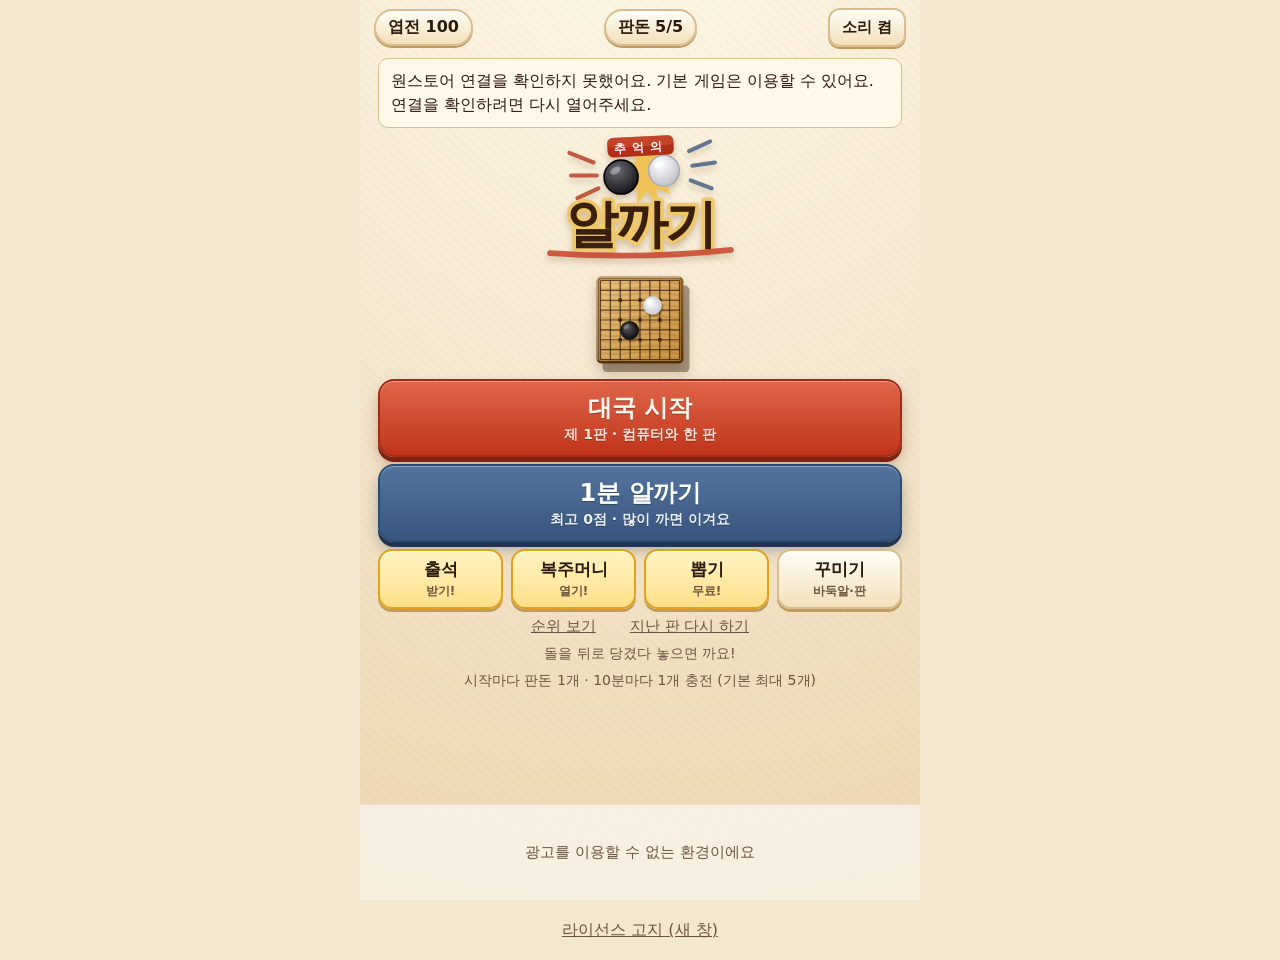
<file: alkkagi-review/index.html>
<!doctype html>
<html lang="ko">
  <head>
    <meta charset="UTF-8" />
    <meta name="viewport" content="width=device-width, initial-scale=1, maximum-scale=1, viewport-fit=cover, user-scalable=no" />
    <meta name="theme-color" content="#f4e7cf" />
    <meta name="description" content="추억의 알까기 — 손가락으로 튕겨 상대 알을 바둑판 밖으로!" />
    <link rel="icon" href="./favicon.svg" type="image/svg+xml" />
    <title>추억의 알까기</title>
    <script type="module" crossorigin src="./assets/index-Bmt2v1AZ.js"></script>
  </head>
  <body>
    <div id="root"><p role="status">원스토어 연결을 준비하고 있어요…</p></div>
    <footer style="padding:8px 16px; text-align:center;"><a href="./THIRD-PARTY-LICENSES.txt" target="_blank" rel="noopener" style="display:inline-flex; min-height:44px; align-items:center; color:#6b5440; font-size:16px;">라이선스 고지 (새 창)</a></footer>
  </body>
</html>
</file>
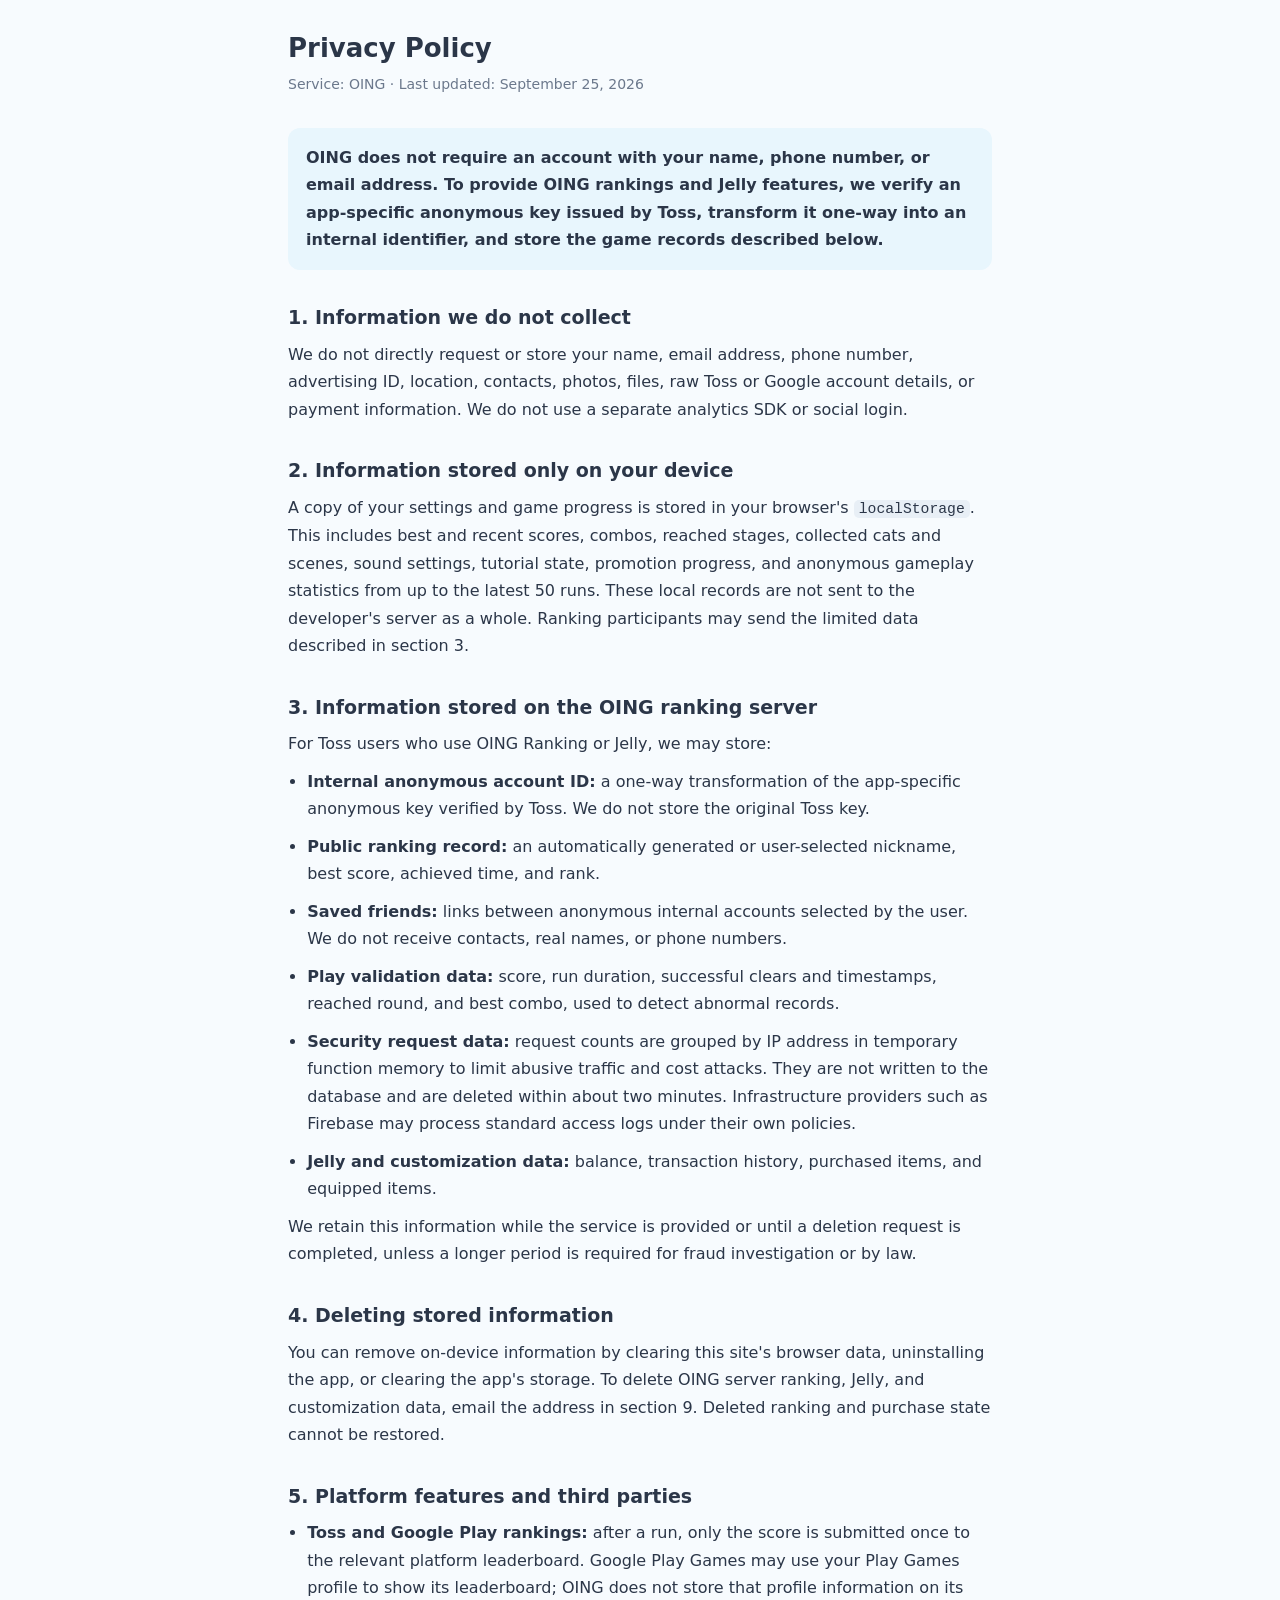
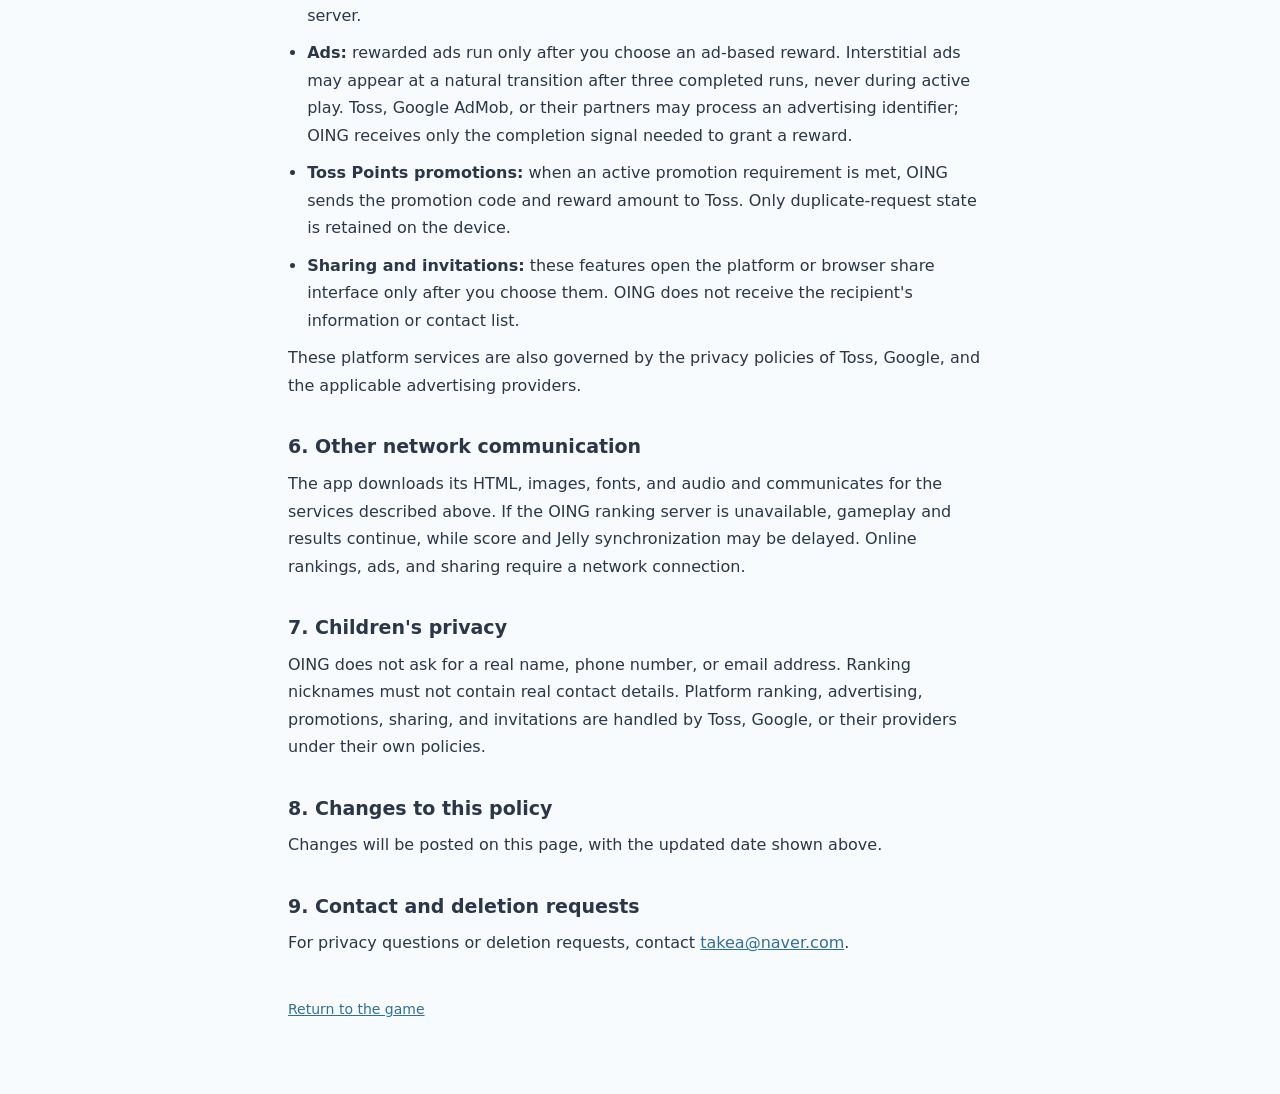
<file: oing-toss/privacy.html>
<!doctype html>
<html lang="ko">
<head>
  <meta charset="utf-8">
  <meta name="viewport" content="width=device-width, initial-scale=1, viewport-fit=cover">
  <title>개인정보 처리방침 — 오잉</title>
  <meta name="theme-color" content="#8edcf1">
  <link rel="icon" href="assets/icons/app/favicon-32.png" sizes="32x32" type="image/png">
  <style>
    :root { color-scheme: light; }
    body {
      margin: 0;
      padding: 32px 20px 64px;
      background: #f7fbfe;
      color: #2b3648;
      font-family: -apple-system, BlinkMacSystemFont, "Apple SD Gothic Neo", "Malgun Gothic", system-ui, sans-serif;
      font-size: 16px;
      line-height: 1.72;
      word-break: keep-all;
    }
    main { max-width: 44rem; margin: 0 auto; }
    h1 { margin: 0 0 6px; font-size: 26px; line-height: 1.3; }
    .updated { margin: 0 0 32px; color: #6b788c; font-size: 14px; }
    h2 { margin: 34px 0 10px; font-size: 19px; line-height: 1.4; }
    p, li { margin: 0 0 10px; }
    ul { margin: 0 0 10px; padding-left: 1.2em; }
    code { padding: 1px 5px; border-radius: 5px; background: #e8eff6; font-size: .92em; }
    .lead {
      margin: 0 0 8px;
      padding: 16px 18px;
      border-radius: 12px;
      background: #e8f6fd;
      font-weight: 700;
    }
    table { width: 100%; border-collapse: collapse; margin: 12px 0 4px; font-size: 15px; }
    th, td { padding: 9px 10px; border-bottom: 1px solid #dfe7ef; text-align: left; vertical-align: top; }
    th { background: #eef4f9; font-weight: 700; white-space: nowrap; }
    tbody th, tbody td:first-child { width: 28%; }
    footer { margin-top: 40px; color: #6b788c; font-size: 14px; }
    a { color: #2f6f9e; }
    a:hover { color: #21506f; }
    [hidden] { display: none !important; }
  </style>
</head>
<body>
<main id="policy-ko" lang="ko">
  <h1>개인정보 처리방침</h1>
  <p class="updated">서비스명: 오잉 (OING) · 최종 수정일: 2026-09-25</p>

  <p class="lead">이 게임은 이름·전화번호·이메일을 받는 회원가입이 없습니다. 오잉 랭킹과 젤리 기능을 제공하기 위해 토스가 발급한 게임 전용 익명 키를 확인하고, 이를 다시 일방향 변환한 내부 식별자와 게임 기록을 보관합니다. 저장 항목과 사용 목적은 아래에 적었습니다.</p>

  <h2>1. 수집하지 않는 정보</h2>
  <p>이 게임은 아래 정보를 직접 요구하거나 보관하지 않습니다.</p>
  <ul>
    <li>이름, 이메일, 전화번호 등 이용자를 식별할 수 있는 정보</li>
    <li>기기 식별자(광고 ID 등), 위치 정보, 연락처, 사진, 파일</li>
    <li>토스 계정 원문, Google 계정 원문, 결제 정보</li>
  </ul>
  <p>분석 SDK와 별도 소셜 로그인은 사용하지 않습니다. 플랫폼 랭킹·광고·공유에서 처리되는 정보는 5항에 적었습니다.</p>

  <h2>2. 기기 안에만 저장되는 정보</h2>
  <p>
    게임 기록과 설정의 사본은 이용자의 기기 브라우저 저장소(<code>localStorage</code>)에 저장됩니다. 아래 표의 로컬 기록 전체는 개발자 서버로 전송되지 않습니다. 다만 오잉 랭킹에 참여하는 토스 이용자는 한 판의 점수와 부정 이용 판정에 필요한 최소 플레이 수치가 3항에 따라 전송됩니다. 토스 또는 Google Play의 플랫폼 랭킹에는 최종 점수만 5항에 따라 전송될 수 있습니다.</p>
  <table>
    <thead>
      <tr><th>항목</th><th>내용</th></tr>
    </thead>
    <tbody>
      <tr><td>게임 기록</td><td>최고 점수, 최근 점수, 최고 콤보, 도달 스테이지, 모은 고양이 수, 열어본 그림 목록</td></tr>
      <tr><td>설정</td><td>배경음악·효과음 켜짐/꺼짐</td></tr>
      <tr><td>진행 상태</td><td>튜토리얼을 봤는지 여부, 결과 화면 문구 중복 방지 기록</td></tr>
      <tr><td>프로모션 진행 상태</td><td>프로모션 시작 후 완료한 판 수와, 첫 판·3판 포인트를 중복으로 요청하지 않기 위한 시도·완료 여부</td></tr>
      <tr><td>플레이 통계</td><td>한 판의 선택 횟수·성공 횟수·사용한 아이템 수 등 익명 수치와 화면 크기. 난이도 조정을 위한 것이며 최근 50판까지만 기기에 남습니다.</td></tr>
    </tbody>
  </table>
  <p>
    이 정보에는 이용자를 식별할 수 있는 내용이 포함되지 않습니다.
  </p>

  <h2>3. 오잉 랭킹 서버에 저장되는 정보</h2>
  <p>오잉 랭킹과 젤리를 사용하는 토스 이용자에 한해 아래 정보를 저장합니다.</p>
  <table>
    <thead><tr><th>항목</th><th>내용과 목적</th></tr></thead>
    <tbody>
      <tr><td>익명 계정 키</td><td>토스가 이 게임에만 발급한 익명 키를 토스 서버에서 확인한 뒤, 다시 일방향 변환한 내부 키. 동일 이용자의 기록·지갑을 연결하고 중복 지급을 막는 데 사용합니다. 토스 익명 키 원문은 저장하지 않습니다.</td></tr>
      <tr><td>공개 랭킹 기록</td><td>자동 생성 또는 이용자가 직접 정한 별명, 최고점수, 달성 시각, 순위. 다른 이용자에게 랭킹으로 공개됩니다. 별명은 최초 설정 후 30일에 한 번 변경할 수 있습니다.</td></tr>
      <tr><td>저장한 친구</td><td>랭킹에서 이용자가 직접 친구로 저장한 내부 익명 계정 간 연결. 친구끼리 이번 주 기록을 비교하는 데 사용하며, 연락처·실명·전화번호는 받거나 저장하지 않습니다.</td></tr>
      <tr><td>플레이 판정 기록</td><td>한 판의 점수, 소요시간, 성공 횟수·시각, 도달 판, 최고 콤보. 비정상적으로 빠르거나 높은 기록을 자동 반영하지 않고 검토 상태로 두는 데 사용합니다.</td></tr>
      <tr><td>보안용 접속 정보</td><td>과도한 반복 요청과 비용 공격을 막기 위해 IP 주소별 요청 횟수를 서버 실행 메모리에서만 세며, 데이터베이스에는 저장하지 않고 최대 약 2분 안에 삭제합니다. Firebase 등 인프라 제공자의 기본 접속 로그는 해당 제공자의 정책에 따라 처리될 수 있습니다.</td></tr>
      <tr><td>젤리·꾸미기</td><td>젤리 잔액, 지급·사용 원장, 구매·장착한 꾸미기. 중복 지급과 이중 차감을 막고 기기가 바뀌어도 상태를 복원하는 데 사용합니다.</td></tr>
    </tbody>
  </table>
  <p>위 정보는 서비스 제공 기간 동안 또는 삭제 요청을 처리할 때까지 보관합니다. 부정 이용 조사나 관계 법령에 따른 보관 의무가 있는 경우에는 필요한 범위와 기간에 한해 보관할 수 있습니다.</p>

  <h2>4. 저장 정보의 삭제</h2>
  <p>기기 안의 기록은 아래 방법으로 삭제할 수 있습니다.</p>
  <ul>
    <li>브라우저에서 이 사이트의 데이터(쿠키 및 사이트 데이터)를 삭제</li>
    <li>앱으로 설치한 경우, 앱을 삭제하거나 앱 정보에서 저장공간 데이터를 삭제</li>
  </ul>
  <p>오잉 랭킹 서버의 기록·젤리·꾸미기 삭제는 9항의 이메일로 요청할 수 있습니다. 삭제 시 랭킹 기록과 젤리·구매 상태는 복구할 수 없습니다.</p>

  <h2>5. 플랫폼 기능에서 오가는 정보</h2>
      <p>
        이 게임은 토스 미니앱과 Google Play 앱으로 제공됩니다. 아래 기능이
        처리하는 정보는 토스 또는 Google의 개인정보 처리방침을 따릅니다.
        플랫폼 사업자가 자체적으로 처리하는 정보는 이 게임이 별도로 받거나 보관하지 않습니다. 오잉 랭킹 서버에 저장되는 정보는 3항과 같습니다.
      </p>
      <table>
        <thead><tr><th>기능</th><th>오가는 정보</th></tr></thead>
        <tbody>
          <tr>
            <td>오잉 랭킹·젤리</td>
            <td>
              토스가 이 게임에만 발급한 익명 키를 서버에서 확인하고, 3항의
              랭킹·플레이 판정·젤리 정보를 오잉 서버에 저장합니다. 익명 키
              원문은 확인 직후 일방향 변환하며 데이터베이스에 저장하지 않습니다.
            </td>
          </tr>
          <tr>
            <td>토스 게임 랭킹</td>
            <td>
              한 판이 끝날 때 그 판의 <strong>점수만</strong> 토스 게임센터로
              보냅니다(판당 1회). 이름·닉네임·기기 정보는 이 게임이 보내지
              않습니다. 랭킹 화면은 토스가 그립니다.
            </td>
          </tr>
          <tr>
            <td>Google Play 게임 랭킹</td>
            <td>
              Google Play 앱에서는 한 판이 끝날 때 그 판의 <strong>점수만</strong>
              Google Play Games 서비스로 보냅니다(판당 1회). 랭킹 참여와 표시에는
              이용자의 Google Play 게임 프로필이 사용될 수 있으며, 이 게임은
              프로필 이름이나 계정 정보를 자체 서버에 저장하지 않습니다.
              랭킹 화면은 Google Play Games가 제공합니다.
            </td>
          </tr>
          <tr>
            <td>보상형·전면형 광고</td>
            <td>
              이용자가 스스로 "광고 보고 이어하기" 또는 "광고 보고 도움팩
              받기"를 눌렀을 때만 토스의 광고 기능이 실행됩니다. 광고 노출과
              관련한 처리는 토스와 광고 제공사(Google AdMob)가 담당하며,
              이 과정에서 광고 식별자가 사용될 수 있습니다. 이 게임은 광고가
              "끝까지 재생됐다"는 신호만 받아 보상을 지급합니다. 전면형 광고는
              3판을 완료한 뒤 결과 화면에서 "한 판 더" 또는 "홈으로"를 누르는 자연스러운
              전환 시점에 노출될 수 있으며, 플레이 도중에는 나타나지 않습니다.
            </td>
          </tr>
          <tr>
            <td>토스 포인트 프로모션</td>
            <td>
              프로모션이 진행 중일 때 첫 판 또는 3판 완료 조건을 달성하면
              약속된 포인트를 지급하기 위해 프로모션 코드와 지급액을 토스에 보냅니다.
              이 게임은 이용자의 이름·계정 정보를 받거나 저장하지 않으며, 기기 안에
              중복 요청 방지용 시도·완료 상태만 남깁니다.
            </td>
          </tr>
          <tr>
            <td>공유하기</td>
            <td>
              이용자가 공유 버튼을 눌렀을 때만 토스의 공유 화면이 열립니다.
              보낼 상대를 고르고 전송하는 일은 전부 토스 화면에서 이루어지며,
              이 게임은 공유할 글과 링크를 전달할 뿐 받는 사람의 정보를
              알지 못합니다.
            </td>
          </tr>
          <tr>
            <td>친구 초대 리워드</td>
            <td>
              이용자가 "친구 초대하고 힌트 받기"를 눌렀을 때만 토스의 초대
              화면이 열립니다. 이때 토스는 초대할 상대를 고르기 위해 이용자의
              연락처 목록을 불러올 수 있으며, 그 처리는 토스의 개인정보
              처리방침을 따릅니다. 이 게임은 연락처 접근 권한을 따로 요청하지
              않고, 연락처의 내용을 받지도 저장하지도 않습니다. 이 게임이
              받는 값은 "초대가 완료되었다"는 결과와 지급할 보상 수량뿐입니다.
            </td>
          </tr>
        </tbody>
      </table>
      <p>

      <h2>6. 그 밖의 네트워크 통신</h2>
      <p>
        게임 실행 파일(HTML, 이미지, 글꼴, 음악)을 내려받는 통신과 3·5항의
        기능을 위한 통신이 발생합니다. 오잉 랭킹 서버에 연결할 수 없어도 게임과
        결과 화면은 정상 진행되고, 점수·젤리 동기화만 보류됩니다. 이미 내려받아
        저장된 화면과 파일의 범위 안에서는 네트워크 없이도 플레이할 수 있습니다.
        처음 열어보는 화면이나 아직 받지 않은 배경·소리는 연결이 필요할 수 있고,
        온라인 랭킹·광고·공유는 연결이 필요합니다.
      </p>

      <h2>7. 아동의 개인정보</h2>
      <p>
        이 게임은 실명·전화번호·이메일 입력을 요구하지 않습니다. 오잉 랭킹에서는
        공개용 별명을 정할 수 있으며, 실명이나 연락처를 별명으로 입력하지
        않도록 제한합니다. 그 밖에는 3항의 게임 전용 익명 키와 플레이 기록만
        처리하며, 별도의 보호자 동의가 필요한 정보를 직접 요구하지 않습니다.
      </p>
      <p>
        다만 5항의 기능(플랫폼 랭킹·광고·포인트 프로모션·공유·친구 초대)에서 이루어지는
        처리는 토스·Google 및 광고 제공사가 담당하며, 각 사업자의 개인정보 처리방침을
        따릅니다.
      </p>

      <h2>8. 처리방침의 변경</h2>
  <p>
    내용이 변경되는 경우 이 페이지를 통해 공지하며, 변경일을 상단에 표시합니다.
  </p>

  <h2>9. 문의 및 삭제 요청</h2>
  <p>
    개인정보 처리에 관한 문의는 아래로 연락해 주시기 바랍니다.<br>
    이메일: <a href="mailto:takea@naver.com">takea@naver.com</a>
  </p>

  <footer>
    <p><a href="./">게임으로 돌아가기</a></p>
  </footer>
</main>
<main id="policy-en" lang="en" hidden>
  <h1>Privacy Policy</h1>
  <p class="updated">Service: OING · Last updated: September 25, 2026</p>

  <p class="lead">OING does not require an account with your name, phone number, or email address. To provide OING rankings and Jelly features, we verify an app-specific anonymous key issued by Toss, transform it one-way into an internal identifier, and store the game records described below.</p>

  <h2>1. Information we do not collect</h2>
  <p>We do not directly request or store your name, email address, phone number, advertising ID, location, contacts, photos, files, raw Toss or Google account details, or payment information. We do not use a separate analytics SDK or social login.</p>

  <h2>2. Information stored only on your device</h2>
  <p>A copy of your settings and game progress is stored in your browser's <code>localStorage</code>. This includes best and recent scores, combos, reached stages, collected cats and scenes, sound settings, tutorial state, promotion progress, and anonymous gameplay statistics from up to the latest 50 runs. These local records are not sent to the developer's server as a whole. Ranking participants may send the limited data described in section 3.</p>

  <h2>3. Information stored on the OING ranking server</h2>
  <p>For Toss users who use OING Ranking or Jelly, we may store:</p>
  <ul>
    <li><strong>Internal anonymous account ID:</strong> a one-way transformation of the app-specific anonymous key verified by Toss. We do not store the original Toss key.</li>
    <li><strong>Public ranking record:</strong> an automatically generated or user-selected nickname, best score, achieved time, and rank.</li>
    <li><strong>Saved friends:</strong> links between anonymous internal accounts selected by the user. We do not receive contacts, real names, or phone numbers.</li>
    <li><strong>Play validation data:</strong> score, run duration, successful clears and timestamps, reached round, and best combo, used to detect abnormal records.</li>
    <li><strong>Security request data:</strong> request counts are grouped by IP address in temporary function memory to limit abusive traffic and cost attacks. They are not written to the database and are deleted within about two minutes. Infrastructure providers such as Firebase may process standard access logs under their own policies.</li>
    <li><strong>Jelly and customization data:</strong> balance, transaction history, purchased items, and equipped items.</li>
  </ul>
  <p>We retain this information while the service is provided or until a deletion request is completed, unless a longer period is required for fraud investigation or by law.</p>

  <h2>4. Deleting stored information</h2>
  <p>You can remove on-device information by clearing this site's browser data, uninstalling the app, or clearing the app's storage. To delete OING server ranking, Jelly, and customization data, email the address in section 9. Deleted ranking and purchase state cannot be restored.</p>

  <h2>5. Platform features and third parties</h2>
  <ul>
    <li><strong>Toss and Google Play rankings:</strong> after a run, only the score is submitted once to the relevant platform leaderboard. Google Play Games may use your Play Games profile to show its leaderboard; OING does not store that profile information on its server.</li>
    <li><strong>Ads:</strong> rewarded ads run only after you choose an ad-based reward. Interstitial ads may appear at a natural transition after three completed runs, never during active play. Toss, Google AdMob, or their partners may process an advertising identifier; OING receives only the completion signal needed to grant a reward.</li>
    <li><strong>Toss Points promotions:</strong> when an active promotion requirement is met, OING sends the promotion code and reward amount to Toss. Only duplicate-request state is retained on the device.</li>
    <li><strong>Sharing and invitations:</strong> these features open the platform or browser share interface only after you choose them. OING does not receive the recipient's information or contact list.</li>
  </ul>
  <p>These platform services are also governed by the privacy policies of Toss, Google, and the applicable advertising providers.</p>

  <h2>6. Other network communication</h2>
  <p>The app downloads its HTML, images, fonts, and audio and communicates for the services described above. If the OING ranking server is unavailable, gameplay and results continue, while score and Jelly synchronization may be delayed. Online rankings, ads, and sharing require a network connection.</p>

  <h2>7. Children's privacy</h2>
  <p>OING does not ask for a real name, phone number, or email address. Ranking nicknames must not contain real contact details. Platform ranking, advertising, promotions, sharing, and invitations are handled by Toss, Google, or their providers under their own policies.</p>

  <h2>8. Changes to this policy</h2>
  <p>Changes will be posted on this page, with the updated date shown above.</p>

  <h2>9. Contact and deletion requests</h2>
  <p>For privacy questions or deletion requests, contact <a href="mailto:takea@naver.com">takea@naver.com</a>.</p>

  <footer><p><a href="./">Return to the game</a></p></footer>
</main>
<script type="module" src="js/privacy-language.js?v=354333a56810"></script>
</body>
</html>
</file>
